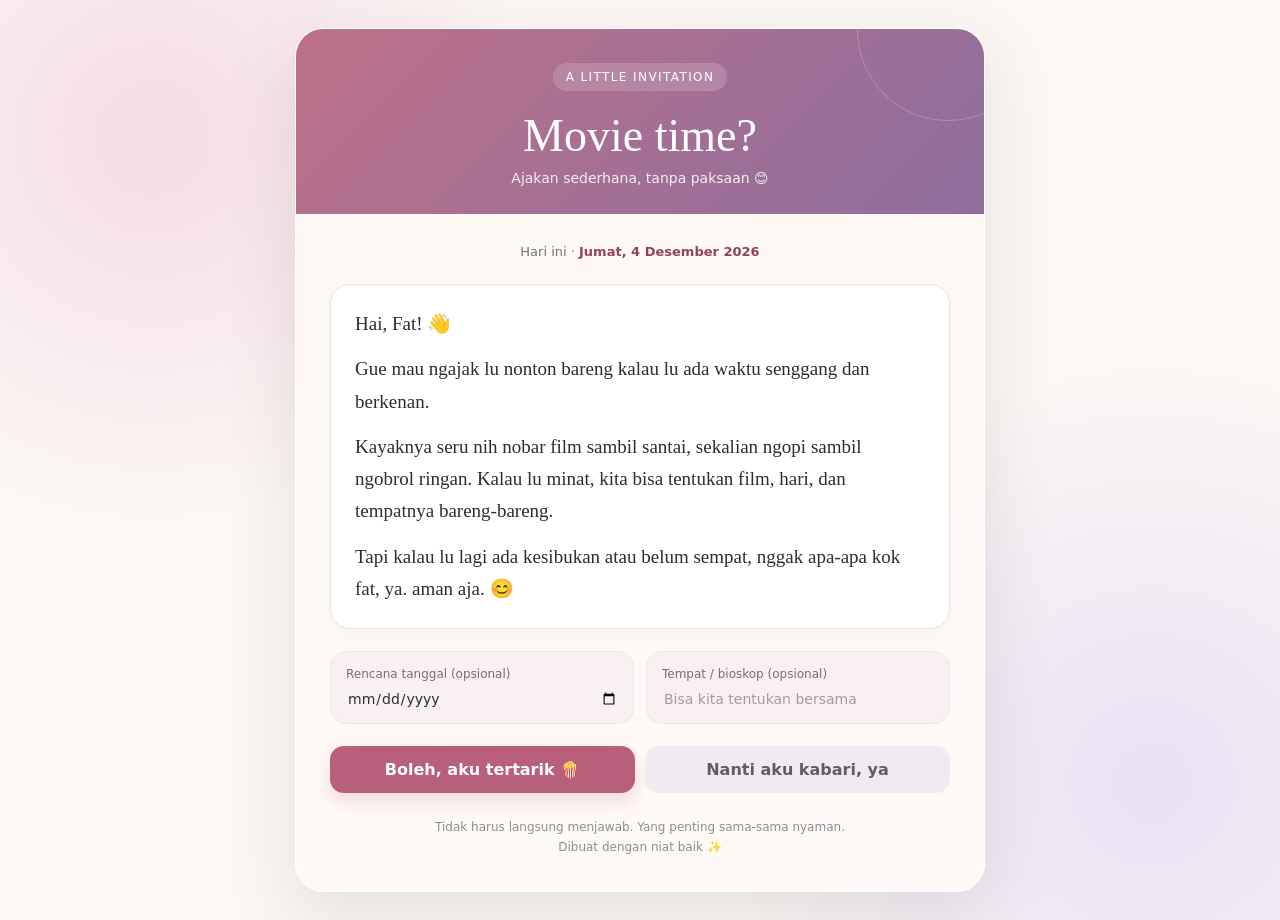
<file: index.html>
<!DOCTYPE html>
<html lang="id">
<head> 
  <meta charset="UTF-8">
  <meta name="viewport" content="width=device-width, initial-scale=1.0">
  <meta name="theme-color" content="#f8eef1">
  <title>Nonton Bareng Pas Libur 🍿</title>
  <link rel="stylesheet" href="style.css">
  <style>
    :root {
      --ink: #302a35;
      --muted: #766d79;
      --rose: #b85f7b;
      --rose-dark: #91435d;
      --cream: #fffaf7;
      --line: #f0dfe5;
    }
    * { box-sizing: border-box; }
    body {
      margin: 0; min-height: 100vh; padding: 28px 16px;
      display: grid; place-items: center;
      font-family: Inter, ui-sans-serif, system-ui, -apple-system, "Segoe UI", sans-serif;
      color: var(--ink);
      background:
        radial-gradient(circle at 12% 15%, #f5dce5 0, transparent 28%),
        radial-gradient(circle at 90% 85%, #e9e1f5 0, transparent 30%),
        #fbf7f4;
    }
    .card {
      width: min(100%, 690px); overflow: hidden; position: relative;
      background: rgba(255,250,247,.94); border: 1px solid #fff;
      border-radius: 28px; box-shadow: 0 24px 70px rgba(83,53,68,.13);
    }
    .top {
      padding: 34px 34px 28px; text-align: center; color: white;
      background: linear-gradient(135deg, #bd7189, #8e6e9e);
      position: relative;
    }
    .top:after {
      content: ""; position: absolute; width: 180px; height: 180px;
      border: 1px solid rgba(255,255,255,.22); border-radius: 50%;
      right: -55px; top: -90px;
    }
    .eyebrow {
      display: inline-block; padding: 7px 13px; border-radius: 30px;
      background: rgba(255,255,255,.16); font-size: 12px;
      letter-spacing: 1.4px; text-transform: uppercase;
    }
    h1 { margin: 18px 0 8px; font-family: Georgia, serif; font-size: clamp(30px, 6vw, 46px); font-weight: 500; }
    .top p { margin: 0; color: rgba(255,255,255,.88); font-size: 14px; }
    .content { padding: 30px 34px 34px; }
    .date-now { text-align: center; color: var(--muted); font-size: 13px; margin-bottom: 25px; }
    .date-now strong { color: var(--rose-dark); font-weight: 650; }
    .message {
      padding: 23px 24px; border: 1px solid var(--line);
      border-radius: 20px; background: #fff;
      font-family: Georgia, serif; font-size: 19px; line-height: 1.7;
    }
    .message p { margin: 0 0 13px; }
    .message p:last-child { margin-bottom: 0; }
    .details {
      display: grid; grid-template-columns: 1fr 1fr; gap: 12px; margin: 22px 0;
    }
    .field {
      padding: 15px; border-radius: 16px; background: #f8f0f2;
      border: 1px solid #f2e3e8;
    }
    .field label { display: block; margin-bottom: 8px; color: var(--muted); font-size: 12px; }
    input {
      width: 100%; border: 0; outline: 0; background: transparent;
      color: var(--ink); font: inherit; font-size: 14px;
    }
    input::placeholder { color: #a69aa2; }
    .actions { display: flex; flex-wrap: wrap; gap: 10px; margin-top: 22px; }
    button {
      flex: 1 1 190px; border: 0; border-radius: 14px; padding: 14px 18px;
      font: inherit; font-weight: 650; cursor: pointer; transition: .2s ease;
    }
    button:hover { transform: translateY(-2px); }
    .yes { background: var(--rose); color: white; box-shadow: 0 8px 18px #b85f7b33; }
    .yes:hover { background: var(--rose-dark); }
    .later { background: #f1ebf1; color: #65596a; }
    #response {
      display: none; margin-top: 17px; padding: 15px 17px;
      border-radius: 14px; background: #f7f0f5; color: #594b5c;
      line-height: 1.6; font-size: 14px;
    }
    .foot { text-align: center; margin-top: 25px; color: #948994; font-size: 12px; line-height: 1.6; }
    .popcorn { font-size: 28px; }
    @media (max-width: 520px) {
      .top { padding: 29px 20px 24px; }
      .content { padding: 24px 19px 27px; }
      .message { padding: 19px; font-size: 17px; }
      .details { grid-template-columns: 1fr; }
    }
  </style>
</head>
<body>
  <main class="card">
    <header class="top">
      <div class="eyebrow">A little invitation</div>
      <h1>Movie time?</h1>
      <p>Ajakan sederhana, tanpa paksaan 😊</p>
    </header>

    <section class="content">
      <div class="date-now">Hari ini · <strong id="today"></strong></div>

      <div class="message">
        <p>Hai, Fat! 👋</p>
        <p>Gue mau ngajak lu nonton bareng kalau lu ada waktu senggang dan berkenan.</p>
        <p>Kayaknya seru nih nobar film sambil santai, sekalian ngopi sambil ngobrol ringan. Kalau lu minat, kita bisa tentukan film, hari, dan tempatnya bareng-bareng.</p>
        <p>Tapi kalau lu lagi  ada kesibukan atau belum sempat, nggak apa-apa kok fat, ya. aman aja. 😊</p>
      </div>

      <div class="details">
        <div class="field">
          <label for="movieDate">Rencana tanggal (opsional)</label>
          <input id="movieDate" type="date">
        </div>
        <div class="field">
          <label for="moviePlace">Tempat / bioskop (opsional)</label>
          <input id="moviePlace" type="text" placeholder="Bisa kita tentukan bersama">
        </div>
      </div>

      <div class="actions">
        <button class="yes" onclick="respond('yes')">Boleh, aku tertarik 🍿</button>
        <button class="later" onclick="respond('later')">Nanti aku kabari, ya</button>
      </div>
      <div id="response" role="status" aria-live="polite"></div>
      <div class="foot">
        Tidak harus langsung menjawab. Yang penting sama-sama nyaman.<br>
        Dibuat dengan niat baik ✨
      </div>
    </section>
  </main>

  <script>
    const today = new Date();
    document.getElementById('today').textContent = new Intl.DateTimeFormat('id-ID', {
      weekday: 'long', day: 'numeric', month: 'long', year: 'numeric'
    }).format(today);

    function respond(answer) {
      const box = document.getElementById('response');
      box.style.display = 'block';
      if (answer === 'yes') {
        box.textContent = 'Wah, terima kasih! 😊 Nanti kita obrolkan waktu, film, dan tempat yang sama-sama nyaman, ya.';
      } else {
        box.textContent = 'Tentu, tidak masalah. Terima kasih sudah memberi kabar. Semoga harimu menyenangkan! 😊';
      }
    }
  </script>
</body>
</html>
</file>
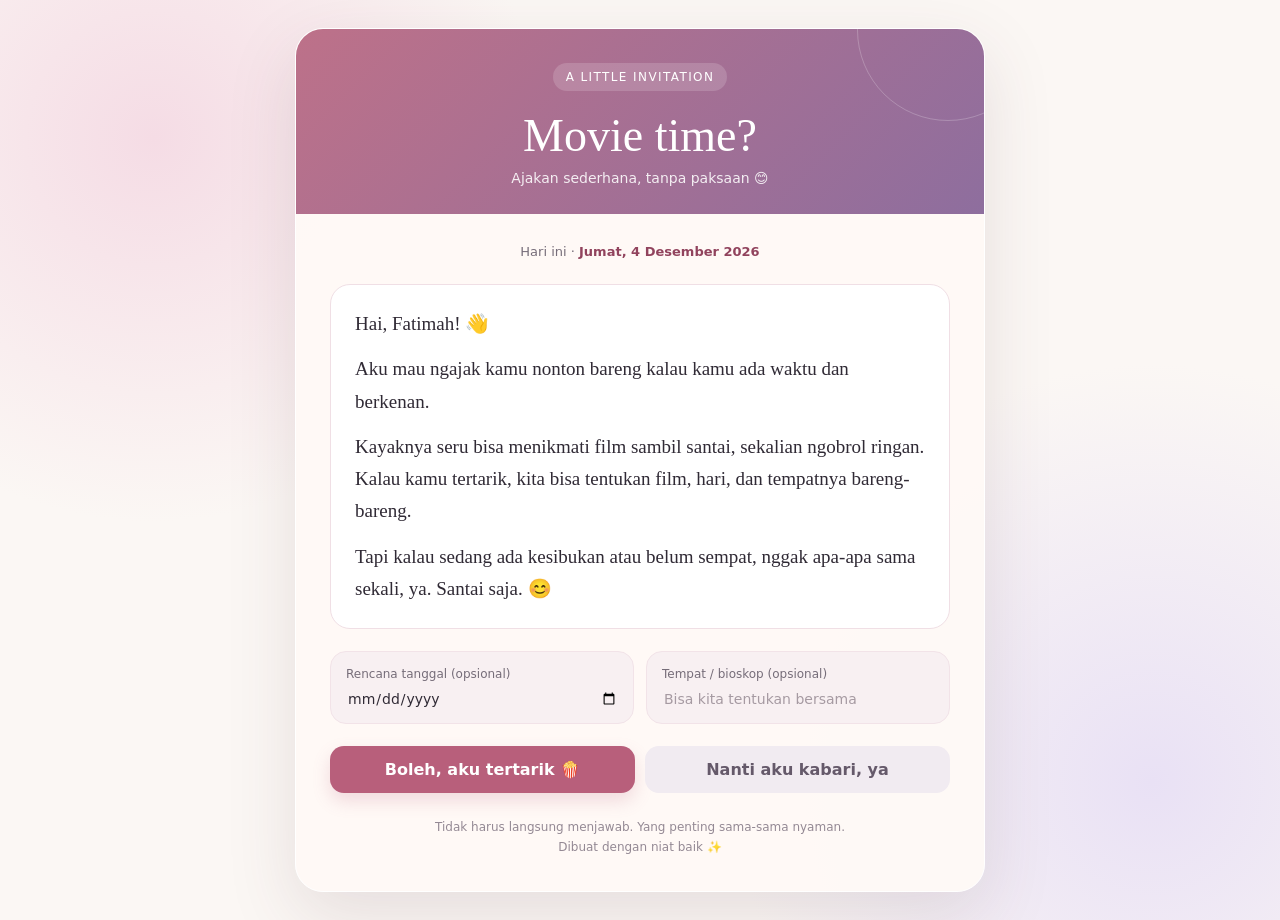
<file: ajakan_nonton_fatimah (1).html>
<!DOCTYPE html>
<html lang="id">
<head>
  <meta charset="UTF-8">
  <meta name="viewport" content="width=device-width, initial-scale=1.0">
  <meta name="theme-color" content="#f8eef1">
  <title>Ajakan Nonton Bareng 🍿</title>
  <style>
    :root {
      --ink: #302a35;
      --muted: #766d79;
      --rose: #b85f7b;
      --rose-dark: #91435d;
      --cream: #fffaf7;
      --line: #f0dfe5;
    }
    * { box-sizing: border-box; }
    body {
      margin: 0; min-height: 100vh; padding: 28px 16px;
      display: grid; place-items: center;
      font-family: Inter, ui-sans-serif, system-ui, -apple-system, "Segoe UI", sans-serif;
      color: var(--ink);
      background:
        radial-gradient(circle at 12% 15%, #f5dce5 0, transparent 28%),
        radial-gradient(circle at 90% 85%, #e9e1f5 0, transparent 30%),
        #fbf7f4;
    }
    .card {
      width: min(100%, 690px); overflow: hidden; position: relative;
      background: rgba(255,250,247,.94); border: 1px solid #fff;
      border-radius: 28px; box-shadow: 0 24px 70px rgba(83,53,68,.13);
    }
    .top {
      padding: 34px 34px 28px; text-align: center; color: white;
      background: linear-gradient(135deg, #bd7189, #8e6e9e);
      position: relative;
    }
    .top:after {
      content: ""; position: absolute; width: 180px; height: 180px;
      border: 1px solid rgba(255,255,255,.22); border-radius: 50%;
      right: -55px; top: -90px;
    }
    .eyebrow {
      display: inline-block; padding: 7px 13px; border-radius: 30px;
      background: rgba(255,255,255,.16); font-size: 12px;
      letter-spacing: 1.4px; text-transform: uppercase;
    }
    h1 { margin: 18px 0 8px; font-family: Georgia, serif; font-size: clamp(30px, 6vw, 46px); font-weight: 500; }
    .top p { margin: 0; color: rgba(255,255,255,.88); font-size: 14px; }
    .content { padding: 30px 34px 34px; }
    .date-now { text-align: center; color: var(--muted); font-size: 13px; margin-bottom: 25px; }
    .date-now strong { color: var(--rose-dark); font-weight: 650; }
    .message {
      padding: 23px 24px; border: 1px solid var(--line);
      border-radius: 20px; background: #fff;
      font-family: Georgia, serif; font-size: 19px; line-height: 1.7;
    }
    .message p { margin: 0 0 13px; }
    .message p:last-child { margin-bottom: 0; }
    .details {
      display: grid; grid-template-columns: 1fr 1fr; gap: 12px; margin: 22px 0;
    }
    .field {
      padding: 15px; border-radius: 16px; background: #f8f0f2;
      border: 1px solid #f2e3e8;
    }
    .field label { display: block; margin-bottom: 8px; color: var(--muted); font-size: 12px; }
    input {
      width: 100%; border: 0; outline: 0; background: transparent;
      color: var(--ink); font: inherit; font-size: 14px;
    }
    input::placeholder { color: #a69aa2; }
    .actions { display: flex; flex-wrap: wrap; gap: 10px; margin-top: 22px; }
    button {
      flex: 1 1 190px; border: 0; border-radius: 14px; padding: 14px 18px;
      font: inherit; font-weight: 650; cursor: pointer; transition: .2s ease;
    }
    button:hover { transform: translateY(-2px); }
    .yes { background: var(--rose); color: white; box-shadow: 0 8px 18px #b85f7b33; }
    .yes:hover { background: var(--rose-dark); }
    .later { background: #f1ebf1; color: #65596a; }
    #response {
      display: none; margin-top: 17px; padding: 15px 17px;
      border-radius: 14px; background: #f7f0f5; color: #594b5c;
      line-height: 1.6; font-size: 14px;
    }
    .foot { text-align: center; margin-top: 25px; color: #948994; font-size: 12px; line-height: 1.6; }
    .popcorn { font-size: 28px; }
    @media (max-width: 520px) {
      .top { padding: 29px 20px 24px; }
      .content { padding: 24px 19px 27px; }
      .message { padding: 19px; font-size: 17px; }
      .details { grid-template-columns: 1fr; }
    }
  </style>
</head>
<body>
  <main class="card">
    <header class="top">
      <div class="eyebrow">A little invitation</div>
      <h1>Movie time?</h1>
      <p>Ajakan sederhana, tanpa paksaan 😊</p>
    </header>

    <section class="content">
      <div class="date-now">Hari ini · <strong id="today"></strong></div>

      <div class="message">
        <p>Hai, Fatimah! 👋</p>
        <p>Aku mau ngajak kamu nonton bareng kalau kamu ada waktu dan berkenan.</p>
        <p>Kayaknya seru bisa menikmati film sambil santai, sekalian ngobrol ringan. Kalau kamu tertarik, kita bisa tentukan film, hari, dan tempatnya bareng-bareng.</p>
        <p>Tapi kalau sedang ada kesibukan atau belum sempat, nggak apa-apa sama sekali, ya. Santai saja. 😊</p>
      </div>

      <div class="details">
        <div class="field">
          <label for="movieDate">Rencana tanggal (opsional)</label>
          <input id="movieDate" type="date">
        </div>
        <div class="field">
          <label for="moviePlace">Tempat / bioskop (opsional)</label>
          <input id="moviePlace" type="text" placeholder="Bisa kita tentukan bersama">
        </div>
      </div>

      <div class="actions">
        <button class="yes" onclick="respond('yes')">Boleh, aku tertarik 🍿</button>
        <button class="later" onclick="respond('later')">Nanti aku kabari, ya</button>
      </div>
      <div id="response" role="status" aria-live="polite"></div>
      <div class="foot">
        Tidak harus langsung menjawab. Yang penting sama-sama nyaman.<br>
        Dibuat dengan niat baik ✨
      </div>
    </section>
  </main>

  <script>
    const today = new Date();
    document.getElementById('today').textContent = new Intl.DateTimeFormat('id-ID', {
      weekday: 'long', day: 'numeric', month: 'long', year: 'numeric'
    }).format(today);

    function respond(answer) {
      const box = document.getElementById('response');
      box.style.display = 'block';
      if (answer === 'yes') {
        box.textContent = 'Wah, terima kasih! 😊 Nanti kita obrolkan waktu, film, dan tempat yang sama-sama nyaman, ya.';
      } else {
        box.textContent = 'Tentu, tidak masalah. Terima kasih sudah memberi kabar. Semoga harimu menyenangkan! 😊';
      }
    }
  </script>
</body>
</html>
</file>
<file: style.css>
:root {
  --ink: #302a35;
  --muted: #766d79;
  --rose: #b85f7b;
  --rose-dark: #91435d;
  --cream: #fffaf7;
  --line: #f0dfe5;
}

* {
  box-sizing: border-box;
}

html {
  scroll-behavior: smooth;
}

body {
  margin: 0;
  min-height: 100vh;
  padding: 28px 16px;
  display: grid;
  place-items: center;
  font-family: Inter, system-ui, -apple-system, "Segoe UI", sans-serif;
  color: var(--ink);
  background:
    radial-gradient(circle at 12% 15%, #f5dce5 0, transparent 28%),
    radial-gradient(circle at 90% 85%, #e9e1f5 0, transparent 30%),
    #fbf7f4;
}

/* KARTU UTAMA */
.card {
  width: min(100%, 690px);
  overflow: hidden;
  position: relative;
  background: rgba(255, 250, 247, .96);
  border: 1px solid #fff;
  border-radius: 28px;
  box-shadow: 0 24px 70px rgba(83, 53, 68, .13);
  animation: fadeIn 1s ease;
}

/* HEADER */
.top {
  padding: 34px 34px 28px;
  text-align: center;
  color: white;
  background: linear-gradient(135deg, #bd7189, #8e6e9e);
  position: relative;
  overflow: hidden;
}

.top::after {
  content: "";
  position: absolute;
  width: 180px;
  height: 180px;
  border: 1px solid rgba(255,255,255,.22);
  border-radius: 50%;
  right: -55px;
  top: -90px;
  pointer-events: none;
}

.eyebrow {
  display: inline-block;
  padding: 7px 13px;
  border-radius: 30px;
  background: rgba(255,255,255,.16);
  font-size: 12px;
  letter-spacing: 1.4px;
  text-transform: uppercase;
}

h1 {
  margin: 18px 0 8px;
  font-family: Georgia, serif;
  font-size: clamp(30px, 6vw, 46px);
  font-weight: 500;
}

.top p {
  margin: 0;
  color: rgba(255,255,255,.88);
  font-size: 14px;
}

/* KONTEN */
.content {
  padding: 30px 34px 34px;
}

.date-now {
  text-align: center;
  color: var(--muted);
  font-size: 13px;
  margin-bottom: 25px;
}

.date-now strong {
  color: var(--rose-dark);
  font-weight: 650;
}

/* PESAN */
.message {
  padding: 23px 24px;
  border: 1px solid var(--line);
  border-radius: 20px;
  background: #fff;
  font-family: Georgia, serif;
  font-size: 19px;
  line-height: 1.7;
  box-shadow: 0 5px 18px rgba(83,53,68,.04);
}

.message p {
  margin: 0 0 13px;
}

.message p:last-child {
  margin-bottom: 0;
}

/* INPUT TANGGAL DAN TEMPAT */
.details {
  display: grid;
  grid-template-columns: 1fr 1fr;
  gap: 12px;
  margin: 22px 0;
}

.field {
  padding: 15px;
  border-radius: 16px;
  background: #f8f0f2;
  border: 1px solid #f2e3e8;
  transition: .25s ease;
}

.field:focus-within {
  border-color: var(--rose);
  box-shadow: 0 0 0 3px #b85f7b20;
}

.field label {
  display: block;
  margin-bottom: 8px;
  color: var(--muted);
  font-size: 12px;
}

input {
  width: 100%;
  border: 0;
  outline: 0;
  background: transparent;
  color: var(--ink);
  font: inherit;
  font-size: 14px;
}

input::placeholder {
  color: #a69aa2;
}

/* TOMBOL */
.actions {
  display: flex;
  flex-wrap: wrap;
  gap: 10px;
  margin-top: 22px;
}

button {
  flex: 1 1 190px;
  border: 0;
  border-radius: 14px;
  padding: 14px 18px;
  font: inherit;
  font-weight: 650;
  cursor: pointer;
  transition: all .25s ease;
}

button:hover {
  transform: translateY(-3px);
}

button:active {
  transform: scale(.97);
}

button:focus-visible {
  outline: 3px solid #8e6e9e;
  outline-offset: 3px;
}

.yes {
  background: var(--rose);
  color: white;
  box-shadow: 0 8px 18px #b85f7b33;
}

.yes:hover {
  background: var(--rose-dark);
}

.later {
  background: #f1ebf1;
  color: #65596a;
}

.later:hover {
  background: #e8dce9;
}

/* PESAN RESPONS */
#response {
  display: none;
  margin-top: 17px;
  padding: 15px 17px;
  border-radius: 14px;
  background: #f7f0f5;
  color: #594b5c;
  line-height: 1.6;
  font-size: 14px;
  animation: fadeIn .4s ease;
}

/* FOOTER */
.foot {
  text-align: center;
  margin-top: 25px;
  color: #948994;
  font-size: 12px;
  line-height: 1.6;
}

.popcorn {
  font-size: 28px;
}

/* ANIMASI */
@keyframes fadeIn {
  from {
    opacity: 0;
    transform: translateY(15px);
  }
  to {
    opacity: 1;
    transform: translateY(0);
  }
}

/* RESPONSIVE HP */
@media (max-width: 520px) {
  body {
    padding: 18px 12px;
  }

  .card {
    border-radius: 22px;
  }

  .top {
    padding: 29px 20px 24px;
  }

  .content {
    padding: 24px 19px 27px;
  }

  .message {
    padding: 19px;
    font-size: 17px;
  }

  .details {
    grid-template-columns: 1fr;
  }

  button {
    flex-basis: 100%;
  }
}

/* AKSESIBILITAS */
@media (prefers-reduced-motion: reduce) {
  *,
  *::before,
  *::after {
    animation-duration: .01ms !important;
    transition-duration: .01ms !important;
    scroll-behavior: auto !important;
  }
}
</file>
